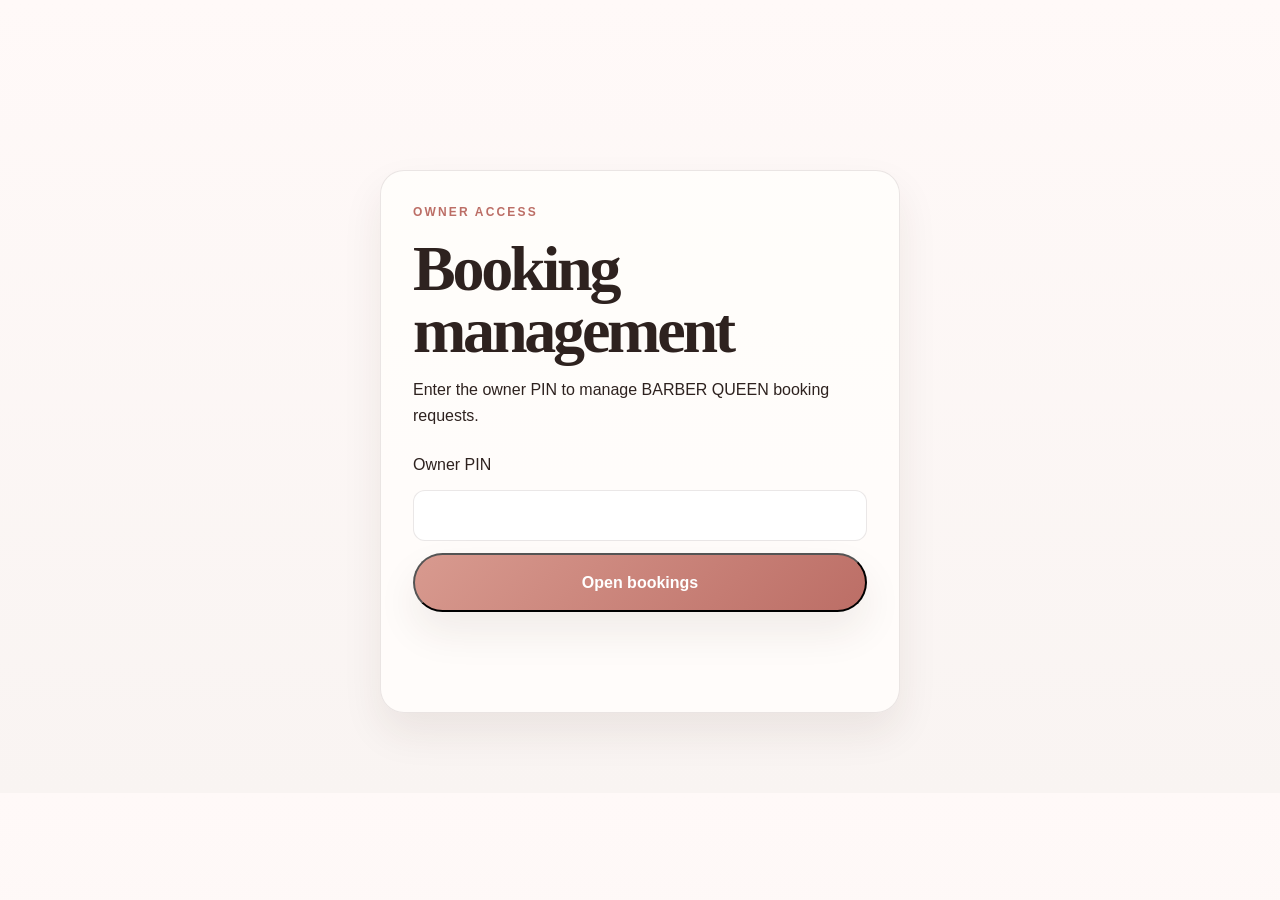
<file: admin.html>
<!DOCTYPE html>
<html lang="en">
  <head>
    <meta charset="UTF-8" />
    <meta name="viewport" content="width=device-width, initial-scale=1.0" />
    <title>BARBER QUEEN | Owner Bookings</title>
    <link rel="stylesheet" href="styles.css" />
    <link rel="stylesheet" href="admin.css" />
  </head>
  <body>
    <main class="admin-page">
      <section class="admin-login" id="adminLogin">
        <p class="eyebrow">Owner access</p>
        <h1>Booking management</h1>
        <p>Enter the owner PIN to manage BARBER QUEEN booking requests.</p>
        <form id="adminLoginForm">
          <label for="adminPin">Owner PIN</label>
          <input id="adminPin" type="password" inputmode="numeric" required />
          <button class="button" type="submit">Open bookings</button>
          <p class="admin-error" id="adminError" role="alert"></p>
        </form>
      </section>

      <section class="admin-dashboard" id="adminDashboard" hidden>
        <div class="admin-header">
          <div>
            <p class="eyebrow">BARBER QUEEN / OWNER DESK</p>
            <h1>Booking control center</h1>
          </div>
          <div class="admin-header-actions">
            <a class="button button-secondary" href="index.html#booking">View booking form</a>
            <button class="button button-secondary" type="button" id="adminLogout">Lock dashboard</button>
          </div>
        </div>
        <p class="admin-note">Review each request, approve the appointments you can accommodate, and reply to clients from your phone.</p>
        <div class="admin-stats" aria-label="Booking summary">
          <div class="admin-stat"><span>Total requests</span><strong id="totalCount">0</strong></div>
          <div class="admin-stat pending-stat"><span>Awaiting approval</span><strong id="pendingCount">0</strong></div>
          <div class="admin-stat approved-stat"><span>Approved</span><strong id="approvedCount">0</strong></div>
          <div class="admin-stat rejected-stat"><span>Rejected</span><strong id="rejectedCount">0</strong></div>
        </div>
        <div class="booking-toolbar">
          <label class="search-field">
            <span>Search bookings</span>
            <input type="search" id="bookingSearch" placeholder="Name, service, or phone" />
          </label>
          <label class="filter-field">
            <span>Status</span>
            <select id="statusFilter">
              <option value="all">All requests</option>
              <option value="pending">Awaiting approval</option>
              <option value="approved">Approved</option>
              <option value="rejected">Rejected</option>
            </select>
          </label>
        </div>
        <div class="booking-list" id="bookingList"></div>
      </section>
    </main>
    <script src="admin.js"></script>
  </body>
</html>
</file>
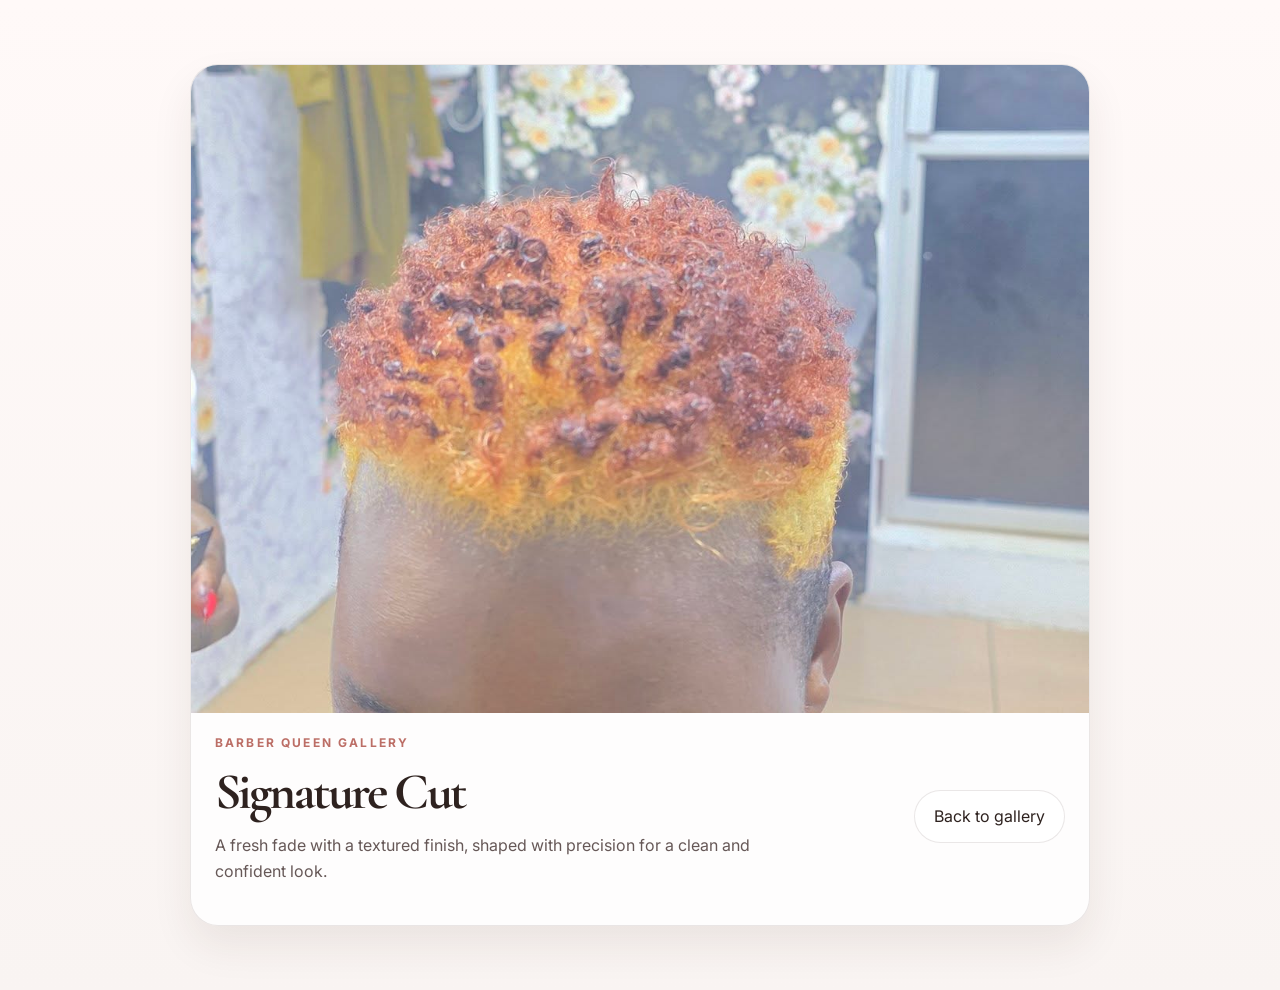
<file: gallery-1.html>
<!DOCTYPE html>
<html lang="en">
  <head>
    <meta charset="UTF-8" />
    <meta name="viewport" content="width=device-width, initial-scale=1.0" />
    <title>BARBER QUEEN | Gallery 1</title>
    <link rel="preconnect" href="https://fonts.googleapis.com" />
    <link rel="preconnect" href="https://fonts.gstatic.com" crossorigin />
    <link href="https://fonts.googleapis.com/css2?family=Cormorant+Garamond:wght@400;500;600;700&family=Inter:wght@400;500;600;700&display=swap" rel="stylesheet" />
    <link rel="stylesheet" href="styles.css" />
  </head>
  <body>
    <main class="photo-page">
      <div class="photo-card">
        <img src="barber Q4.jpg" alt="BARBER QUEEN haircut gallery photo" />
        <div class="photo-info">
          <div>
            <p class="eyebrow">BARBER QUEEN Gallery</p>
            <h1>Signature Cut</h1>
            <p class="photo-caption">A fresh fade with a textured finish, shaped with precision for a clean and confident look.</p>
          </div>
          <a class="back-link" href="index.html">Back to gallery</a>
        </div>
      </div>
    </main>
  </body>
</html>
</file>
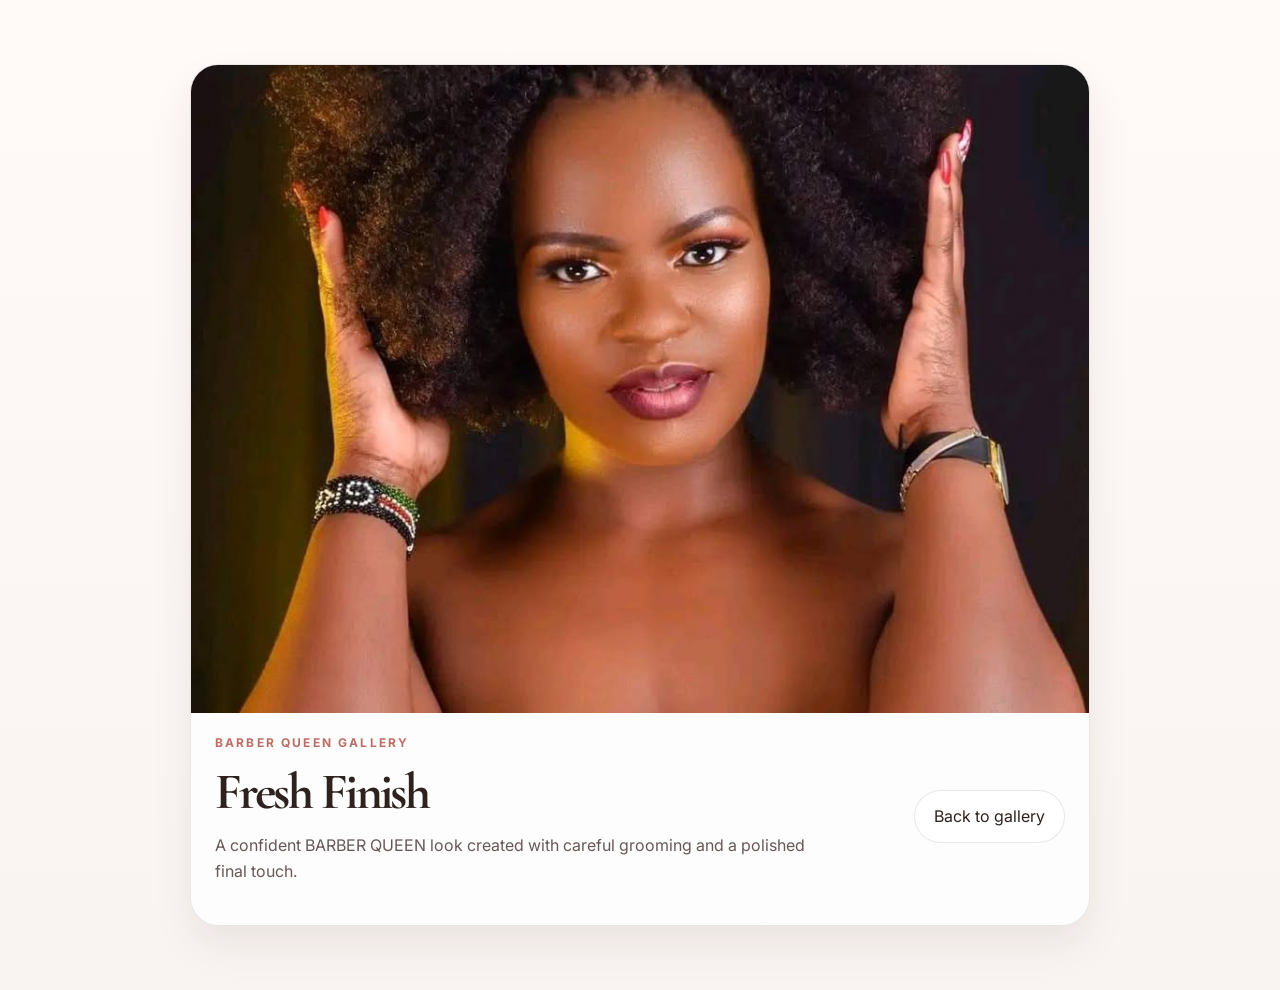
<file: gallery-2.html>
<!DOCTYPE html>
<html lang="en">
  <head>
    <meta charset="UTF-8" />
    <meta name="viewport" content="width=device-width, initial-scale=1.0" />
    <title>BARBER QUEEN | Gallery 2</title>
    <link rel="preconnect" href="https://fonts.googleapis.com" />
    <link rel="preconnect" href="https://fonts.gstatic.com" crossorigin />
    <link href="https://fonts.googleapis.com/css2?family=Cormorant+Garamond:wght@400;500;600;700&family=Inter:wght@400;500;600;700&display=swap" rel="stylesheet" />
    <link rel="stylesheet" href="styles.css" />
  </head>
  <body>
    <main class="photo-page">
      <div class="photo-card">
        <img src="barber-queen-photo.jpg" alt="BARBER QUEEN barber gallery photo" />
        <div class="photo-info">
          <div>
            <p class="eyebrow">BARBER QUEEN Gallery</p>
            <h1>Fresh Finish</h1>
            <p class="photo-caption">A confident BARBER QUEEN look created with careful grooming and a polished final touch.</p>
          </div>
          <a class="back-link" href="index.html">Back to gallery</a>
        </div>
      </div>
    </main>
  </body>
</html>
</file>
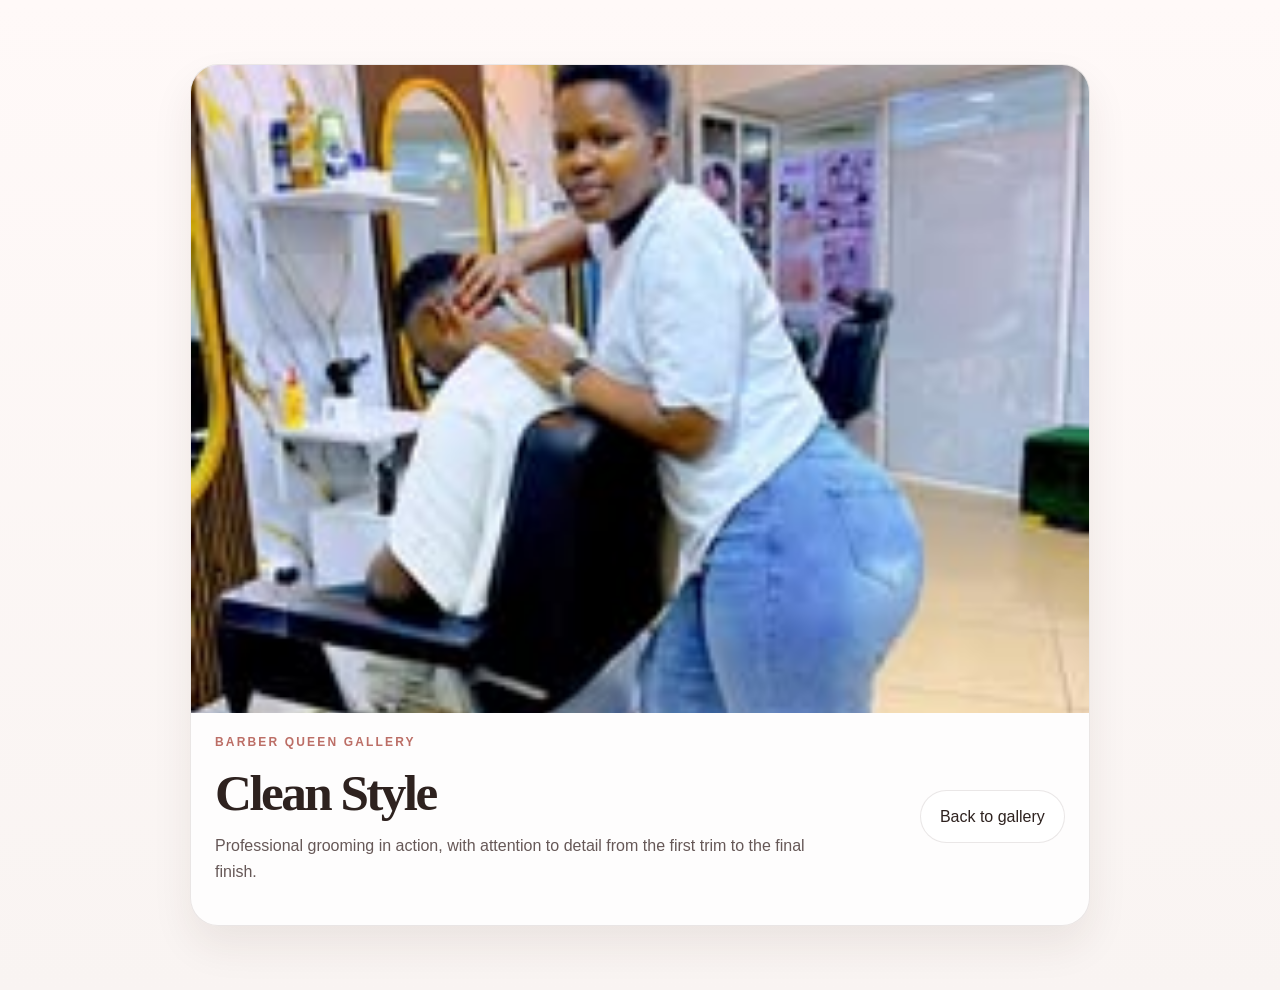
<file: gallery-3.html>
<!DOCTYPE html>
<html lang="en">
	<head>
		<meta charset="UTF-8" />
		<meta name="viewport" content="width=device-width, initial-scale=1.0" />
		<title>BARBER QUEEN | Gallery 3</title>
		<link rel="stylesheet" href="styles.css" />
	</head>
	<body>
		<main class="photo-page">
			<div class="photo-card">
				<img src="barber.jpg" alt="BARBER QUEEN service gallery photo" />
				<div class="photo-info">
					<div>
						<p class="eyebrow">BARBER QUEEN Gallery</p>
						<h1>Clean Style</h1>
						<p class="photo-caption">Professional grooming in action, with attention to detail from the first trim to the final finish.</p>
					</div>
					<a class="back-link" href="index.html#gallery">Back to gallery</a>
				</div>
			</div>
		</main>
	</body>
</html>
</file>
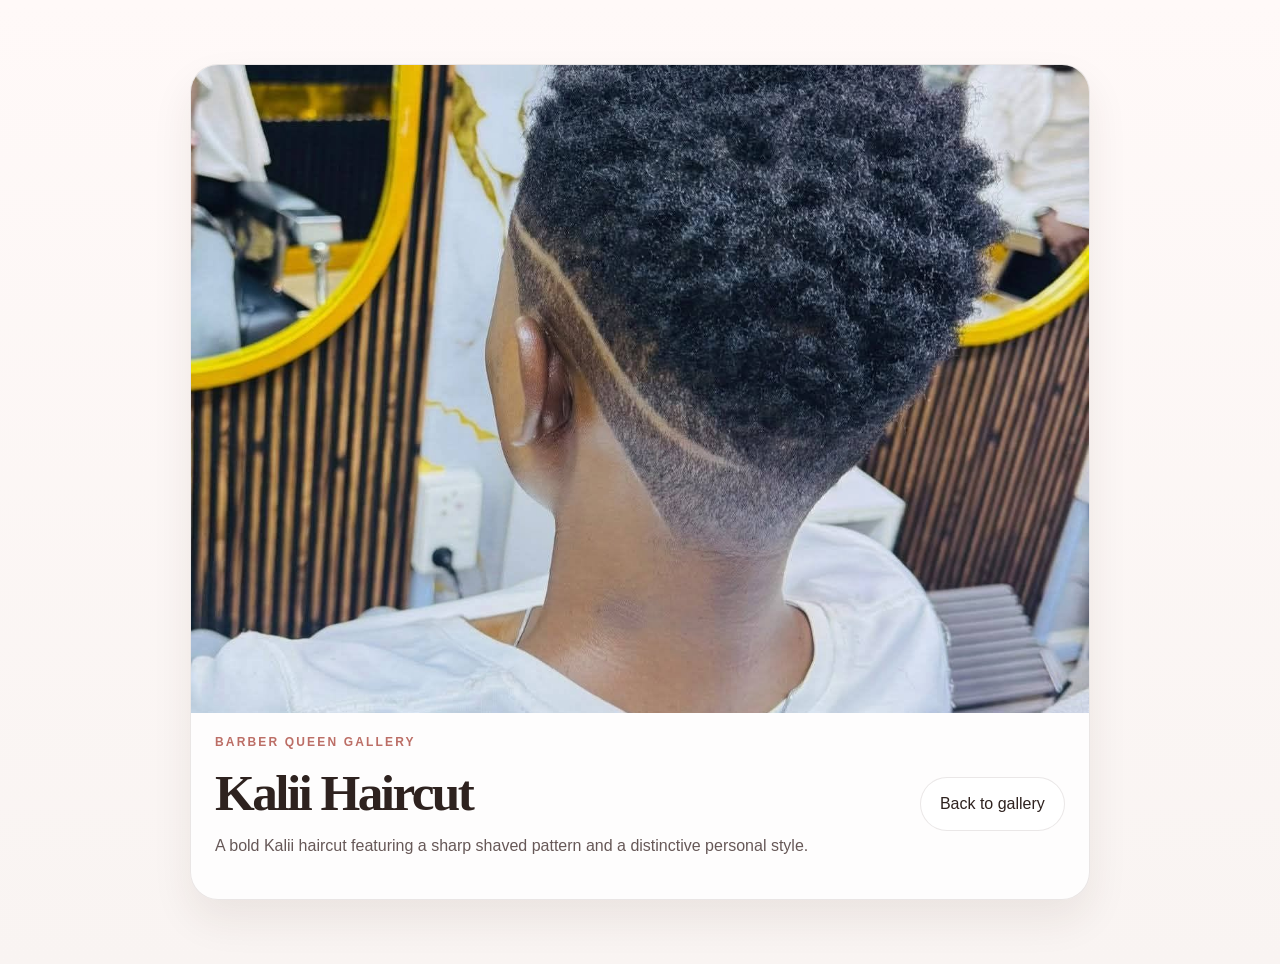
<file: gallery-5.html>
<!DOCTYPE html>
<html lang="en">
  <head>
    <meta charset="UTF-8" />
    <meta name="viewport" content="width=device-width, initial-scale=1.0" />
    <title>BARBER QUEEN | Kalii Haircut</title>
    <link rel="stylesheet" href="styles.css" />
  </head>
  <body>
    <main class="photo-page">
      <div class="photo-card">
        <img src="kalii-photo-2.jpg" alt="Kalii haircut with a shaved side pattern" />
        <div class="photo-info">
          <div>
            <p class="eyebrow">BARBER QUEEN Gallery</p>
            <h1>Kalii Haircut</h1>
            <p class="photo-caption">A bold Kalii haircut featuring a sharp shaved pattern and a distinctive personal style.</p>
          </div>
          <a class="back-link" href="index.html#gallery">Back to gallery</a>
        </div>
      </div>
    </main>
  </body>
</html>
</file>
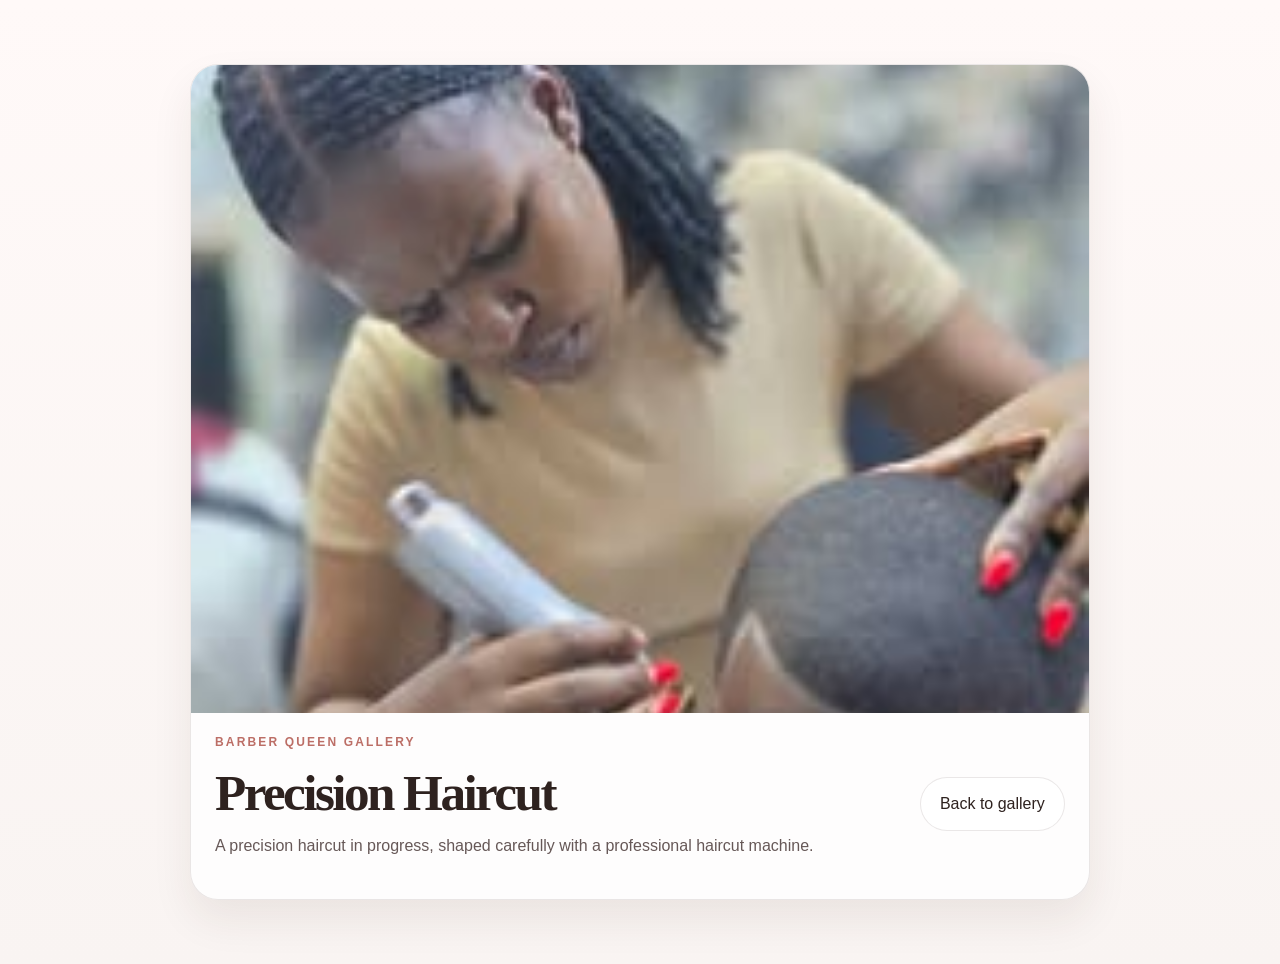
<file: gallery-6.html>
<!DOCTYPE html>
<html lang="en">
  <head>
    <meta charset="UTF-8" />
    <meta name="viewport" content="width=device-width, initial-scale=1.0" />
    <title>BARBER QUEEN | Haircut In Progress</title>
    <link rel="stylesheet" href="styles.css" />
  </head>
  <body>
    <main class="photo-page">
      <div class="photo-card">
        <img src="barber Q.jpg" alt="Barber using a haircut machine" />
        <div class="photo-info">
          <div>
            <p class="eyebrow">BARBER QUEEN Gallery</p>
            <h1>Precision Haircut</h1>
            <p class="photo-caption">A precision haircut in progress, shaped carefully with a professional haircut machine.</p>
          </div>
          <a class="back-link" href="index.html#gallery">Back to gallery</a>
        </div>
      </div>
    </main>
  </body>
</html>
</file>
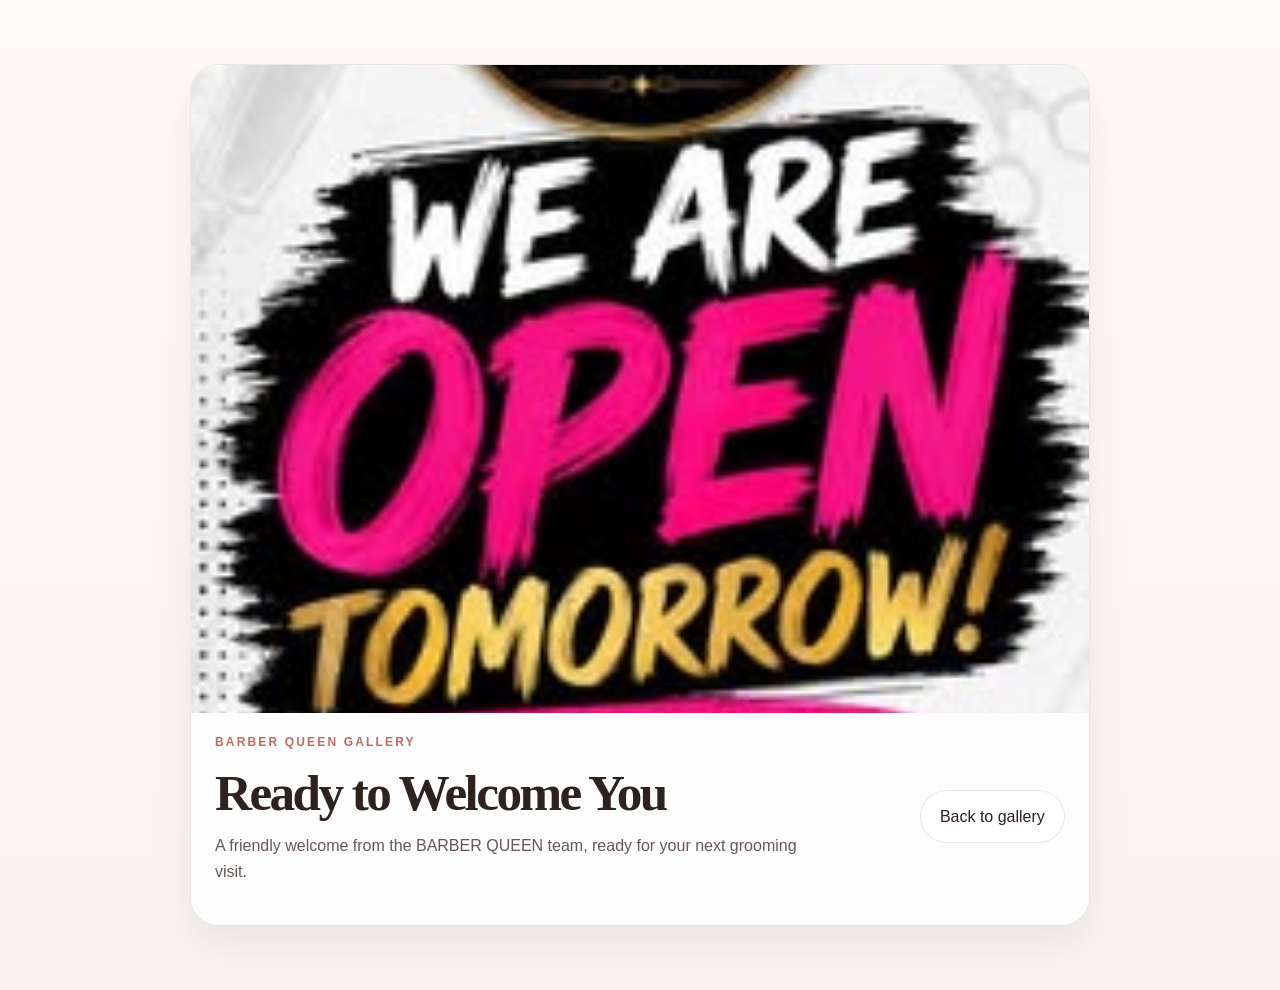
<file: gallery-7.html>
<!DOCTYPE html>
<html lang="en">
  <head>
    <meta charset="UTF-8" />
    <meta name="viewport" content="width=device-width, initial-scale=1.0" />
    <title>BARBER QUEEN | Welcome</title>
    <link rel="stylesheet" href="styles.css" />
  </head>
  <body>
    <main class="photo-page">
      <div class="photo-card">
        <img src="barber 6.jpg" alt="BARBER QUEEN welcome announcement" />
        <div class="photo-info">
          <div>
            <p class="eyebrow">BARBER QUEEN Gallery</p>
            <h1>Ready to Welcome You</h1>
            <p class="photo-caption">A friendly welcome from the BARBER QUEEN team, ready for your next grooming visit.</p>
          </div>
          <a class="back-link" href="index.html#gallery">Back to gallery</a>
        </div>
      </div>
    </main>
  </body>
</html>
</file>
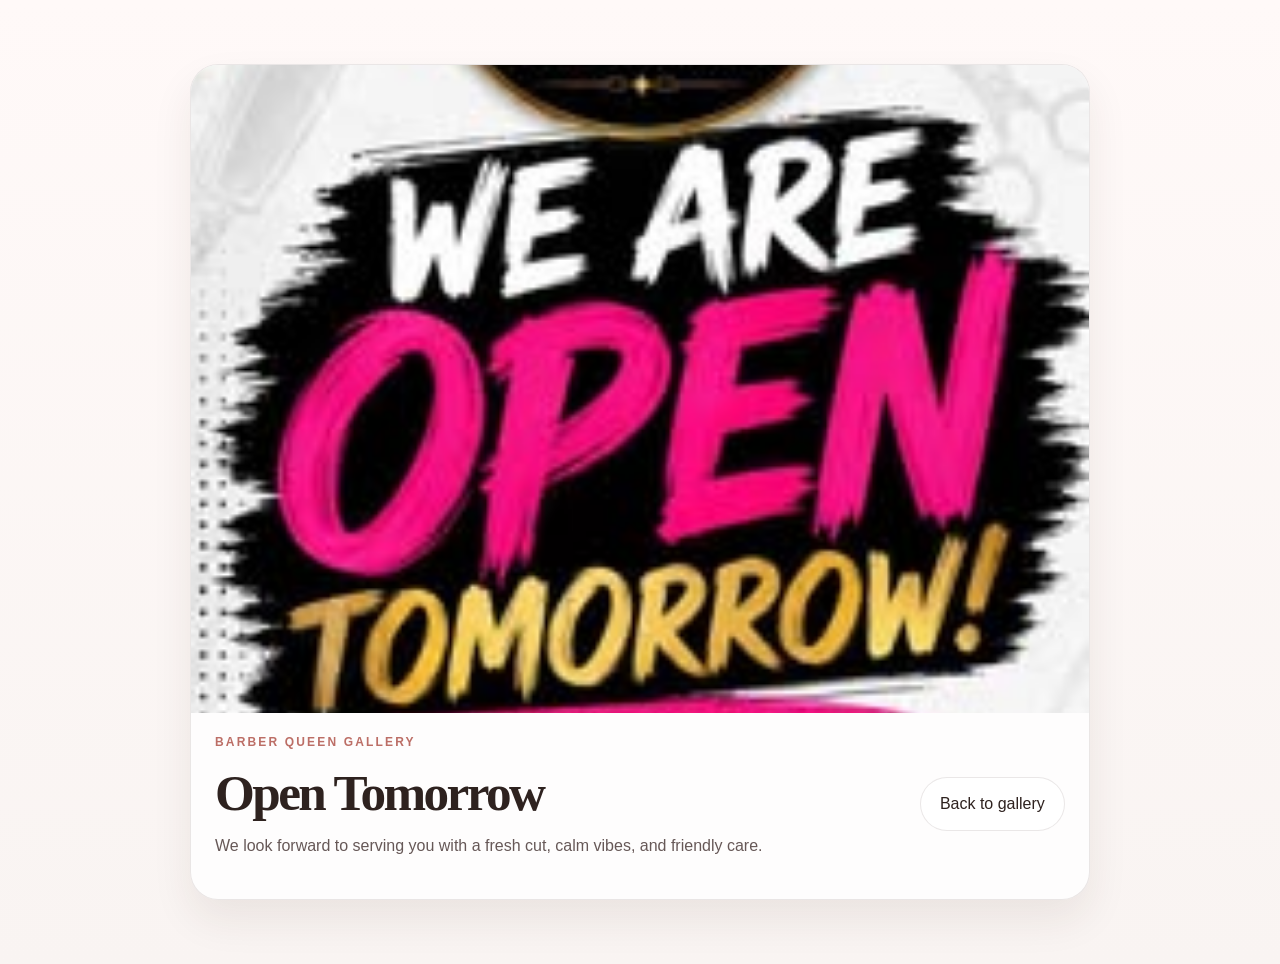
<file: gallery-8.html>
<!DOCTYPE html>
<html lang="en">
  <head>
    <meta charset="UTF-8" />
    <meta name="viewport" content="width=device-width, initial-scale=1.0" />
    <title>BARBER QUEEN | Open Tomorrow</title>
    <link rel="stylesheet" href="styles.css" />
  </head>
  <body>
    <main class="photo-page">
      <div class="photo-card">
        <img src="barber 7.jpg" alt="BARBER QUEEN open tomorrow announcement" />
        <div class="photo-info">
          <div>
            <p class="eyebrow">BARBER QUEEN Gallery</p>
            <h1>Open Tomorrow</h1>
            <p class="photo-caption">We look forward to serving you with a fresh cut, calm vibes, and friendly care.</p>
          </div>
          <a class="back-link" href="index.html#gallery">Back to gallery</a>
        </div>
      </div>
    </main>
  </body>
</html>
</file>
<file: styles.css>
:root {
  --bg: #f9f4f2;
  --bg-strong: #f3e2dd;
  --panel: #fffdfb;
  --panel-strong: #f5e9e4;
  --rose: #d89a8f;
  --rose-deep: #bc6e66;
  --mauve: #7f5d63;
  --text: #2e221f;
  --muted: #665857;
  --line: rgba(87, 63, 58, 0.12);
  --shadow: 0 20px 40px rgba(63, 35, 30, 0.08);
}

* {
  box-sizing: border-box;
}

html {
  scroll-behavior: smooth;
}

body {
  margin: 0;
  font-family: "Inter", sans-serif;
  background: linear-gradient(180deg, #fff9f8 0%, var(--bg) 100%);
  color: var(--text);
  line-height: 1.6;
}

img {
  max-width: 100%;
  display: block;
}

a {
  color: inherit;
  text-decoration: none;
}

button {
  font: inherit;
}

.container {
  width: min(1120px, calc(100% - 32px));
  margin: 0 auto;
}

.section {
  padding: 5rem 0;
}

.site-header {
  position: sticky;
  top: 0;
  z-index: 20;
  background: rgba(255, 249, 248, 0.8);
  backdrop-filter: blur(10px);
  border-bottom: 1px solid var(--line);
}

.nav {
  display: flex;
  align-items: center;
  justify-content: space-between;
  min-height: 80px;
}

.brand {
  display: inline-flex;
  align-items: center;
  gap: 0.7rem;
  color: var(--text);
  text-transform: uppercase;
  letter-spacing: 0.07em;
  font-size: 0.78rem;
  font-weight: 700;
}

.brand-mark {
  width: 34px;
  height: 34px;
  display: inline-flex;
  align-items: center;
  justify-content: center;
  border-radius: 50%;
  background: linear-gradient(135deg, var(--rose), var(--rose-deep));
  color: #fff;
  font-family: "Cormorant Garamond", serif;
  font-size: 1.8rem;
  font-weight: 700;
}

.brand-photo {
  width: 42px;
  height: 42px;
  flex: 0 0 42px;
  object-fit: cover;
  object-position: center 35%;
  border: 2px solid var(--rose);
  border-radius: 50%;
}

.nav-links {
  display: flex;
  align-items: center;
  gap: 1.6rem;
}

.nav-links a {
  color: var(--muted);
  font-size: 0.95rem;
}

.nav-links a:hover {
  color: var(--text);
}

.button {
  display: inline-flex;
  align-items: center;
  justify-content: center;
  border-radius: 999px;
  background: linear-gradient(135deg, var(--rose), var(--rose-deep));
  color: #fff;
  font-weight: 600;
  padding: 0.9rem 1.5rem;
  box-shadow: var(--shadow);
  transition: transform 0.2s ease, box-shadow 0.2s ease;
}

.button:hover {
  transform: translateY(-1px);
  box-shadow: 0 18px 32px rgba(135, 78, 71, 0.18);
}

.button-small {
  padding: 0.7rem 1.2rem;
}

.button-secondary {
  background: transparent;
  border: 1px solid rgba(117, 74, 69, 0.2);
  color: var(--text);
  box-shadow: none;
}

.menu-toggle {
  display: none;
  background: transparent;
  border: 1px solid var(--line);
  border-radius: 10px;
  padding: 0.5rem 0.7rem;
  font-size: 1.2rem;
}

.hero {
  padding-top: 5rem;
}

.hero-grid {
  display: grid;
  grid-template-columns: 1.04fr 0.96fr;
  gap: 2.5rem;
  align-items: center;
}

.eyebrow {
  margin: 0 0 1rem;
  color: var(--rose-deep);
  text-transform: uppercase;
  letter-spacing: 0.18em;
  font-size: 0.75rem;
  font-weight: 700;
}

h1, h2, h3 {
  margin: 0 0 1rem;
  color: var(--text);
  font-family: "Cormorant Garamond", serif;
  line-height: 0.96;
}

h1 {
  font-size: clamp(3.3rem, 5vw, 5.5rem);
  letter-spacing: -0.05em;
}

h2 {
  font-size: clamp(2.8rem, 4vw, 4rem);
  letter-spacing: -0.04em;
}

h3 {
  font-size: clamp(2.1rem, 2.6vw, 2.6rem);
  letter-spacing: -0.04em;
}

.lead {
  color: var(--muted);
  font-size: 1.08rem;
  margin-bottom: 2rem;
  max-width: 560px;
}

.hero-actions {
  display: flex;
  flex-wrap: wrap;
  gap: 1rem;
  margin-bottom: 2rem;
}

.hero-stats {
  list-style: none;
  display: flex;
  flex-wrap: wrap;
  gap: 2rem;
  padding: 0;
  margin: 0;
}

.hero-stats li {
  display: flex;
  flex-direction: column;
  gap: 0.25rem;
}

.hero-stats strong {
  font-size: 1.6rem;
  color: var(--text);
}

.hero-stats span {
  color: var(--muted);
  font-size: 0.9rem;
}

.hero-visual {
  position: relative;
  min-height: 610px;
  display: flex;
  align-items: center;
  justify-content: center;
}

.image-card {
  position: absolute;
  border-radius: 28px;
  overflow: hidden;
  background-size: cover;
  background-position: center;
  box-shadow: var(--shadow);
}

.main-card {
  width: min(490px, 82%);
  height: 540px;
  right: 45px;
  background: linear-gradient(180deg, rgba(26, 19, 19, 0.12), rgba(26, 19, 19, 0.24)),
    url("https://images.unsplash.com/photo-1522335789203-aabd1fc54bc9?auto=format&fit=crop&w=1000&q=80") center/cover no-repeat;
}

.accent-card {
  width: 235px;
  height: 245px;
  left: 0;
  bottom: 18px;
  background: linear-gradient(180deg, rgba(26, 19, 19, 0.06), rgba(26, 19, 19, 0.18)),
    url("https://images.unsplash.com/photo-1521590832167-7bcbfaa6381f?auto=format&fit=crop&w=700&q=80") center/cover no-repeat;
}

.floating-badge {
  position: absolute;
  left: 22px;
  top: 26px;
  background: rgba(255, 255, 255, 0.8);
  border: 1px solid rgba(105, 78, 72, 0.12);
  border-radius: 18px;
  padding: 1rem 1.1rem;
  box-shadow: var(--shadow);
}

.floating-badge span {
  display: block;
  font-size: 0.76rem;
  letter-spacing: 0.08em;
  text-transform: uppercase;
  color: var(--muted);
}

.floating-badge strong {
  display: block;
  margin-top: 0.35rem;
  font-size: 1.25rem;
}

.two-column {
  display: grid;
  grid-template-columns: 0.9fr 1.1fr;
  gap: 2rem 3rem;
  align-items: center;
}

.about {
  position: relative;
  background: linear-gradient(rgba(255, 253, 251, 0.9), rgba(255, 253, 251, 0.9)), url("barber-queen-photo.jpg") center/cover no-repeat;
}

.about .container {
  position: relative;
  z-index: 1;
}

.about-copy {
  display: grid;
  gap: 1.3rem;
  color: var(--muted);
  font-size: 1.04rem;
}

.about-highlight {
  padding: 1.2rem 1.3rem;
  border-left: 4px solid var(--rose-deep);
  background: rgba(216, 154, 143, 0.1);
  color: var(--text);
  font-family: "Playfair Display", Georgia, serif;
  font-size: 1.25rem;
  font-weight: 700;
}

.section-heading {
  margin-bottom: 2.3rem;
}

.section-heading.center {
  max-width: 700px;
  margin: 0 auto 2.5rem;
  text-align: center;
}

.service-grid {
  display: grid;
  grid-template-columns: repeat(4, minmax(220px, 1fr));
  gap: 1.5rem;
}

.service-card {
  overflow: hidden;
  background: rgba(255, 255, 255, 0.64);
  border: 1px solid var(--line);
  border-radius: 24px;
  padding: 2rem 1.5rem;
  box-shadow: var(--shadow);
}

.service-photo {
  width: calc(100% + 3rem);
  height: 170px;
  margin: -2rem -1.5rem 1.5rem;
  object-fit: cover;
}

.icon {
  width: 52px;
  height: 52px;
  display: inline-flex;
  align-items: center;
  justify-content: center;
  border-radius: 50%;
  background: rgba(216, 154, 143, 0.12);
  color: var(--rose-deep);
  font-size: 1.5rem;
  margin-bottom: 1rem;
}

.service-card p,
.testimonial-grid blockquote,
.reason-item p,
.style-card p,
.site-footer p {
  color: var(--muted);
}

.style-grid {
  display: grid;
  grid-template-columns: repeat(4, minmax(220px, 1fr));
  gap: 1.5rem;
}

.style-card {
  overflow: hidden;
  background: rgba(255, 255, 255, 0.8);
  border: 1px solid var(--line);
  border-radius: 24px;
  box-shadow: var(--shadow);
  transition: transform 0.2s ease, box-shadow 0.2s ease;
}

.style-card:hover {
  transform: translateY(-4px);
  box-shadow: 0 24px 32px rgba(30, 20, 16, 0.12);
}

.style-card img {
  display: block;
  width: 100%;
  height: 280px;
  object-fit: cover;
}

.style-card-info {
  padding: 1.15rem 1.1rem 1.3rem;
}

.style-card-info h3 {
  margin-bottom: 0.4rem;
  font-size: 1.3rem;
}

.reasons-grid {
  display: grid;
  grid-template-columns: repeat(4, minmax(200px, 1fr));
  gap: 1.5rem;
}

.reason-item {
  overflow: hidden;
  padding: 2rem 1.5rem;
  background: rgba(255, 255, 255, 0.7);
  border: 1px solid var(--line);
  border-radius: 22px;
  box-shadow: var(--shadow);
}

.reason-photo {
  width: calc(100% + 3rem);
  height: 170px;
  margin: -2rem -1.5rem 1.4rem;
  object-fit: cover;
  object-position: center;
}

.reason-item span {
  display: inline-block;
  margin-bottom: 1rem;
  font-weight: 700;
  color: var(--rose-deep);
}

.gallery-grid {
  display: grid;
  grid-template-columns: 1fr 1.2fr 1fr;
  grid-auto-rows: 220px;
  gap: 1rem;
}

.gallery-slideshow {
  position: relative;
  min-height: 430px;
  margin-bottom: 1.5rem;
  overflow: hidden;
  border-radius: 24px;
  background: #211a19;
  box-shadow: var(--shadow);
}

.slideshow-image {
  display: block;
  width: 100%;
  height: 430px;
  object-fit: cover;
  object-position: center;
  opacity: 0.82;
  transition: transform 0.5s ease;
}

.gallery-slideshow:hover .slideshow-image {
  transform: scale(1.06);
}

.slideshow-caption {
  position: absolute;
  left: 2rem;
  bottom: 2rem;
  color: #fff;
}

.slideshow-caption .eyebrow {
  color: #ffd2c8;
}

.slideshow-caption h3 {
  margin: 0;
  font-size: clamp(1.5rem, 3vw, 2.3rem);
}

.slide-control {
  position: absolute;
  top: 50%;
  width: 44px;
  height: 44px;
  border: 1px solid rgba(255, 255, 255, 0.6);
  border-radius: 50%;
  background: rgba(26, 19, 19, 0.62);
  color: #fff;
  font-size: 1.35rem;
  transform: translateY(-50%);
  cursor: pointer;
}

.slide-prev {
  left: 1rem;
}

.slide-next {
  right: 1rem;
}

.slide-dots {
  position: absolute;
  right: 2rem;
  bottom: 2rem;
  display: flex;
  gap: 0.45rem;
}

.slide-dot {
  width: 10px;
  height: 10px;
  padding: 0;
  border: 0;
  border-radius: 50%;
  background: rgba(255, 255, 255, 0.5);
  cursor: pointer;
}

.slide-dot.active {
  background: #fff;
}

.gallery-item {
  position: relative;
  overflow: hidden;
  display: block;
  border-radius: 24px;
  background-size: cover;
  background-position: center;
  box-shadow: var(--shadow);
  transition: transform 0.2s ease, box-shadow 0.2s ease;
}

.gallery-item::before {
  content: "";
  position: absolute;
  inset: 0;
  background: inherit;
  background-size: cover;
  background-position: center;
  transform: scale(1);
  transition: transform 0.5s ease;
}

.gallery-item:hover::before {
  transform: scale(1.12);
}

.gallery-item:hover {
  transform: translateY(-2px);
  box-shadow: 0 24px 32px rgba(80, 50, 40, 0.12);
}

.gallery-caption {
  z-index: 1;
  position: absolute;
  right: 0;
  bottom: 0;
  left: 0;
  padding: 2.2rem 1rem 1rem;
  background: linear-gradient(transparent, rgba(26, 19, 19, 0.82));
  color: #fff;
  font-size: 0.9rem;
  font-weight: 700;
}

.gallery-item.tall {
  min-height: 100%;
}

.gallery-item.wide {
  grid-column: span 2;
}

.testimonial-grid {
  display: grid;
  grid-template-columns: repeat(3, minmax(220px, 1fr));
  gap: 1.5rem;
}

.testimonial-grid blockquote {
  margin: 0;
  padding: 2rem 1.5rem;
  border: 1px solid var(--line);
  border-radius: 22px;
  background: rgba(255, 255, 255, 0.72);
  box-shadow: var(--shadow);
  font-size: 1rem;
}

.testimonial-grid footer {
  margin-top: 1rem;
  color: var(--text);
  font-weight: 700;
}

.booking-box {
  display: flex;
  align-items: center;
  justify-content: space-between;
  gap: 1.5rem;
  padding: 2.4rem 2.5rem;
  border-radius: 28px;
  background: linear-gradient(135deg, rgba(216, 154, 143, 0.12), rgba(255, 255, 255, 0.8));
  border: 1px solid var(--line);
  box-shadow: var(--shadow);
}

.booking-links {
  display: flex;
  flex-wrap: wrap;
  justify-content: flex-end;
  gap: 0.75rem;
}

.booking-form-wrap {
  background: linear-gradient(180deg, rgba(243, 226, 221, 0.45), rgba(255, 253, 251, 0));
}

.booking-form-box {
  display: grid;
  grid-template-columns: 0.8fr 1.2fr;
  gap: 3rem;
  align-items: start;
  padding: 2.5rem;
  border: 1px solid var(--line);
  border-radius: 28px;
  background: rgba(255, 253, 251, 0.86);
  box-shadow: var(--shadow);
}

.form-copy p:last-child {
  color: var(--muted);
}

.form-copy h2,
.booking-form label {
  font-family: "Playfair Display", Georgia, serif;
  font-style: italic;
}

.booking-form label {
  font-size: 1rem;
  letter-spacing: 0.01em;
}

.booking-form {
  display: grid;
  grid-template-columns: repeat(2, minmax(0, 1fr));
  gap: 1rem;
}

.booking-form label {
  display: grid;
  gap: 0.4rem;
  color: var(--text);
  font-size: 0.88rem;
  font-weight: 700;
}

.booking-form input,
.booking-form select {
  width: 100%;
  min-height: 48px;
  padding: 0.7rem 0.85rem;
  border: 1px solid var(--line);
  border-radius: 12px;
  background: #fff;
  color: var(--text);
  font-family: "Inter", sans-serif;
  font-size: 0.95rem;
  font-style: italic;
}

.booking-form input[name="name"] {
  text-transform: capitalize;
}

.booking-form input:focus,
.booking-form select:focus {
  outline: 3px solid rgba(188, 110, 102, 0.18);
  border-color: var(--rose-deep);
}

.booking-form .button {
  grid-column: 1 / -1;
  border: 0;
  cursor: pointer;
}

.booking-status {
  grid-column: 1 / -1;
  margin: 0;
  color: var(--rose-deep);
  font-size: 0.9rem;
  font-weight: 700;
  font-style: italic;
}

.location-map-wrap {
  margin-top: 1.5rem;
  padding: 1rem;
  border: 1px solid var(--line);
  border-radius: 28px;
  background: #fff;
  box-shadow: var(--shadow);
}

.location-map {
  display: block;
  width: 100%;
  height: 360px;
  border: 1px solid var(--line);
  border-radius: 24px;
  box-shadow: var(--shadow);
}

.map-link {
  display: inline-block;
  margin-top: 0.9rem;
  color: var(--rose-deep);
  font-weight: 700;
}

.site-footer {
  border-top: 1px solid var(--line);
  background: #fff;
  padding: 2rem 0 1rem;
}

.footer-content,
.footer-links,
.copyright {
  display: flex;
  align-items: center;
  justify-content: space-between;
  gap: 1.5rem;
}

.footer-links {
  gap: 1.2rem;
  font-size: 0.95rem;
  color: var(--muted);
}

.footer-brand {
  margin-bottom: 0.35rem;
}

.copyright {
  justify-content: center;
  padding-top: 1.3rem;
  margin-top: 1.3rem;
  border-top: 1px solid var(--line);
}

.photo-page {
  min-height: 100vh;
  display: grid;
  place-items: center;
  padding: 4rem 1rem;
}

.photo-card {
  width: min(900px, 100%);
  background: rgba(255, 255, 255, 0.8);
  border: 1px solid var(--line);
  border-radius: 28px;
  overflow: hidden;
  box-shadow: var(--shadow);
}

.photo-card img {
  width: 100%;
  height: 72vh;
  object-fit: cover;
  transition: transform 0.5s ease;
}

.photo-card {
  overflow: hidden;
}

.photo-card img:hover {
  transform: scale(1.08);
}

.photo-info {
  display: flex;
  align-items: center;
  justify-content: space-between;
  gap: 1rem;
  padding: 1.25rem 1.5rem 1.5rem;
}

.photo-info h1 {
  font-size: clamp(2.2rem, 5vw, 3.2rem);
}

.photo-caption {
  max-width: 600px;
  margin-top: 0.65rem;
  color: var(--muted);
}

.back-link {
  display: inline-flex;
  align-items: center;
  justify-content: center;
  padding: 0.8rem 1.2rem;
  border-radius: 999px;
  background: #fff;
  border: 1px solid var(--line);
  color: var(--text);
}

@media (max-width: 920px) {
  .hero-grid,
  .two-column,
  .service-grid,
  .reasons-grid,
  .style-grid,
  .testimonial-grid {
    grid-template-columns: 1fr;
  }

  .service-grid,
  .reasons-grid,
  .style-grid,
  .testimonial-grid {
    display: grid;
  }

  .booking-box,
  .booking-form-box,
  .location-box,
  .footer-content {
    flex-direction: column;
    align-items: flex-start;
  }

  .booking-form-box {
    grid-template-columns: 1fr;
  }
}

@media (max-width: 720px) {
  .menu-toggle {
    display: block;
  }

  .nav-links {
    display: none;
    position: absolute;
    left: 16px;
    right: 16px;
    top: 78px;
    flex-direction: column;
    align-items: flex-start;
    padding: 1rem 1.1rem;
    background: rgba(255, 255, 255, 0.96);
    border: 1px solid var(--line);
    border-radius: 18px;
    box-shadow: var(--shadow);
  }

  .nav-links.open {
    display: flex;
  }

  .hero {
    padding-top: 4.5rem;
  }

  .hero-visual {
    min-height: 470px;
  }

  .main-card {
    right: 25px;
    width: min(340px, 74%);
    height: 420px;
  }

  .accent-card {
    width: 160px;
    height: 170px;
  }

  .gallery-grid {
    grid-template-columns: 1fr 1fr;
    grid-auto-rows: 180px;
  }

  .gallery-item.wide {
    grid-column: span 2;
  }

  .booking-form {
    grid-template-columns: 1fr;
  }
}
</file>
<file: admin.css>
.admin-page {
  width: min(1120px, calc(100% - 32px));
  margin: 0 auto;
  padding: 5rem 0;
}

.admin-login,
.booking-admin-card {
  padding: 2rem;
  border: 1px solid var(--line);
  border-radius: 24px;
  background: rgba(255, 253, 251, 0.9);
  box-shadow: var(--shadow);
}

.admin-login {
  width: min(520px, 100%);
  margin: 10vh auto 0;
}

.admin-login form {
  display: grid;
  gap: 0.75rem;
  margin-top: 1.5rem;
}

.admin-login input {
  min-height: 48px;
  padding: 0.75rem;
  border: 1px solid var(--line);
  border-radius: 12px;
  font: inherit;
}

.admin-error {
  min-height: 1.5rem;
  color: var(--rose-deep);
  font-weight: 700;
}

.admin-header {
  display: flex;
  align-items: end;
  justify-content: space-between;
  gap: 1rem;
  margin-bottom: 1rem;
}

.admin-header h1 {
  margin-bottom: 0.25rem;
}

.admin-header-actions {
  display: flex;
  flex-wrap: wrap;
  justify-content: flex-end;
  gap: 0.6rem;
}

.admin-note,
.empty-state {
  color: var(--muted);
}

.empty-state {
  display: grid;
  gap: 0.3rem;
  padding: 2rem;
  border: 1px dashed var(--line);
  border-radius: 18px;
  text-align: center;
}

.admin-stats {
  display: grid;
  grid-template-columns: repeat(4, minmax(0, 1fr));
  gap: 1rem;
  margin-top: 2rem;
}

.admin-stat {
  padding: 1.25rem 1.35rem;
  border: 1px solid var(--line);
  border-radius: 18px;
  background: rgba(255, 253, 251, 0.88);
  box-shadow: var(--shadow);
}

.admin-stat span {
  display: block;
  color: var(--muted);
  font-size: 0.82rem;
  font-weight: 700;
}

.admin-stat strong {
  display: block;
  margin-top: 0.3rem;
  font-family: "Playfair Display", Georgia, serif;
  font-size: 2.2rem;
}

.pending-stat strong { color: #a06a1b; }
.approved-stat strong { color: #32805b; }
.rejected-stat strong { color: var(--rose-deep); }

.booking-toolbar {
  display: grid;
  grid-template-columns: 1fr 220px;
  gap: 1rem;
  margin-top: 2rem;
}

.search-field,
.filter-field {
  display: grid;
  gap: 0.4rem;
  color: var(--text);
  font-size: 0.82rem;
  font-weight: 700;
}

.search-field input,
.filter-field select {
  min-height: 46px;
  padding: 0.65rem 0.8rem;
  border: 1px solid var(--line);
  border-radius: 12px;
  background: #fff;
  color: var(--text);
  font: inherit;
}

.booking-list {
  display: grid;
  gap: 1rem;
  margin-top: 2rem;
}

.booking-admin-card {
  display: flex;
  justify-content: space-between;
  gap: 1rem;
}

.booking-details {
  min-width: 0;
}

.booking-card-topline,
.booking-time {
  display: flex;
  align-items: center;
  justify-content: space-between;
  gap: 1rem;
}

.booking-id {
  color: var(--muted);
  font-size: 0.75rem;
}

.booking-admin-card h2 {
  margin: 0.4rem 0;
}

.booking-admin-card p {
  margin: 0 0 0.35rem;
  color: var(--muted);
}

.booking-service {
  display: flex;
  align-items: center;
  gap: 0.55rem;
  color: var(--muted);
  font-size: 0.85rem;
}

.booking-service strong {
  color: var(--text);
  font-size: 1rem;
}

.booking-time {
  justify-content: flex-start;
  margin: 0.7rem 0;
  color: var(--muted);
}

.booking-phone {
  color: var(--rose-deep);
  font-weight: 700;
}

.booking-status-label {
  font-size: 0.75rem;
  font-weight: 800;
  letter-spacing: 0.08em;
  text-transform: uppercase;
}

.booking-status-label.pending {
  color: #a06a1b;
}

.booking-status-label.approved {
  color: #32805b;
}

.booking-status-label.rejected {
  color: var(--rose-deep);
}

.booking-actions {
  display: flex;
  align-items: center;
  flex-wrap: wrap;
  justify-content: flex-end;
  gap: 0.5rem;
}

.approve-button {
  border: 0;
  cursor: pointer;
}

.text-button {
  padding: 0.5rem;
  border: 0;
  background: transparent;
  color: var(--rose-deep);
  cursor: pointer;
}

@media (max-width: 680px) {
  .admin-header,
  .booking-admin-card {
    align-items: flex-start;
    flex-direction: column;
  }

  .booking-actions {
    justify-content: flex-start;
  }

  .admin-stats,
  .booking-toolbar {
    grid-template-columns: 1fr 1fr;
  }

  .booking-toolbar .search-field {
    grid-column: 1 / -1;
  }
}

@media (max-width: 460px) {
  .admin-stats {
    grid-template-columns: 1fr 1fr;
  }

  .admin-header-actions {
    justify-content: flex-start;
  }
}
</file>
